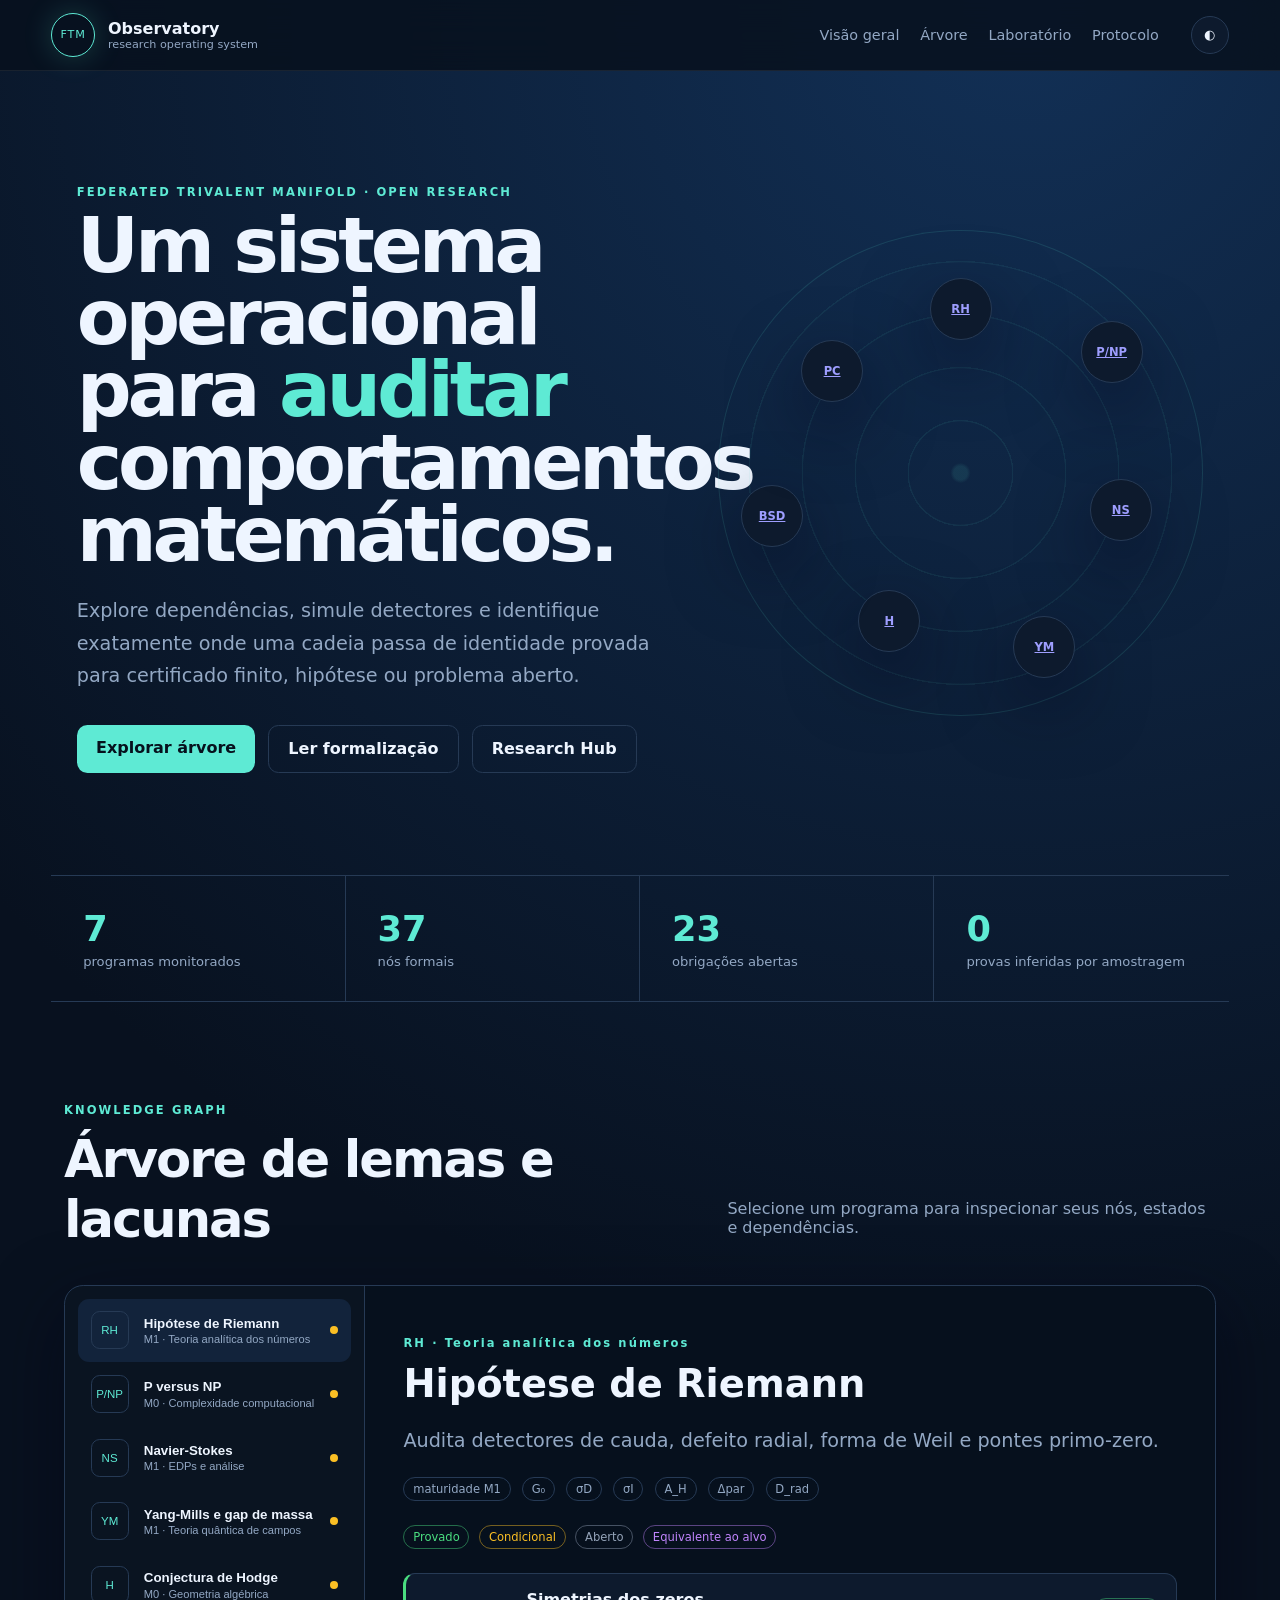
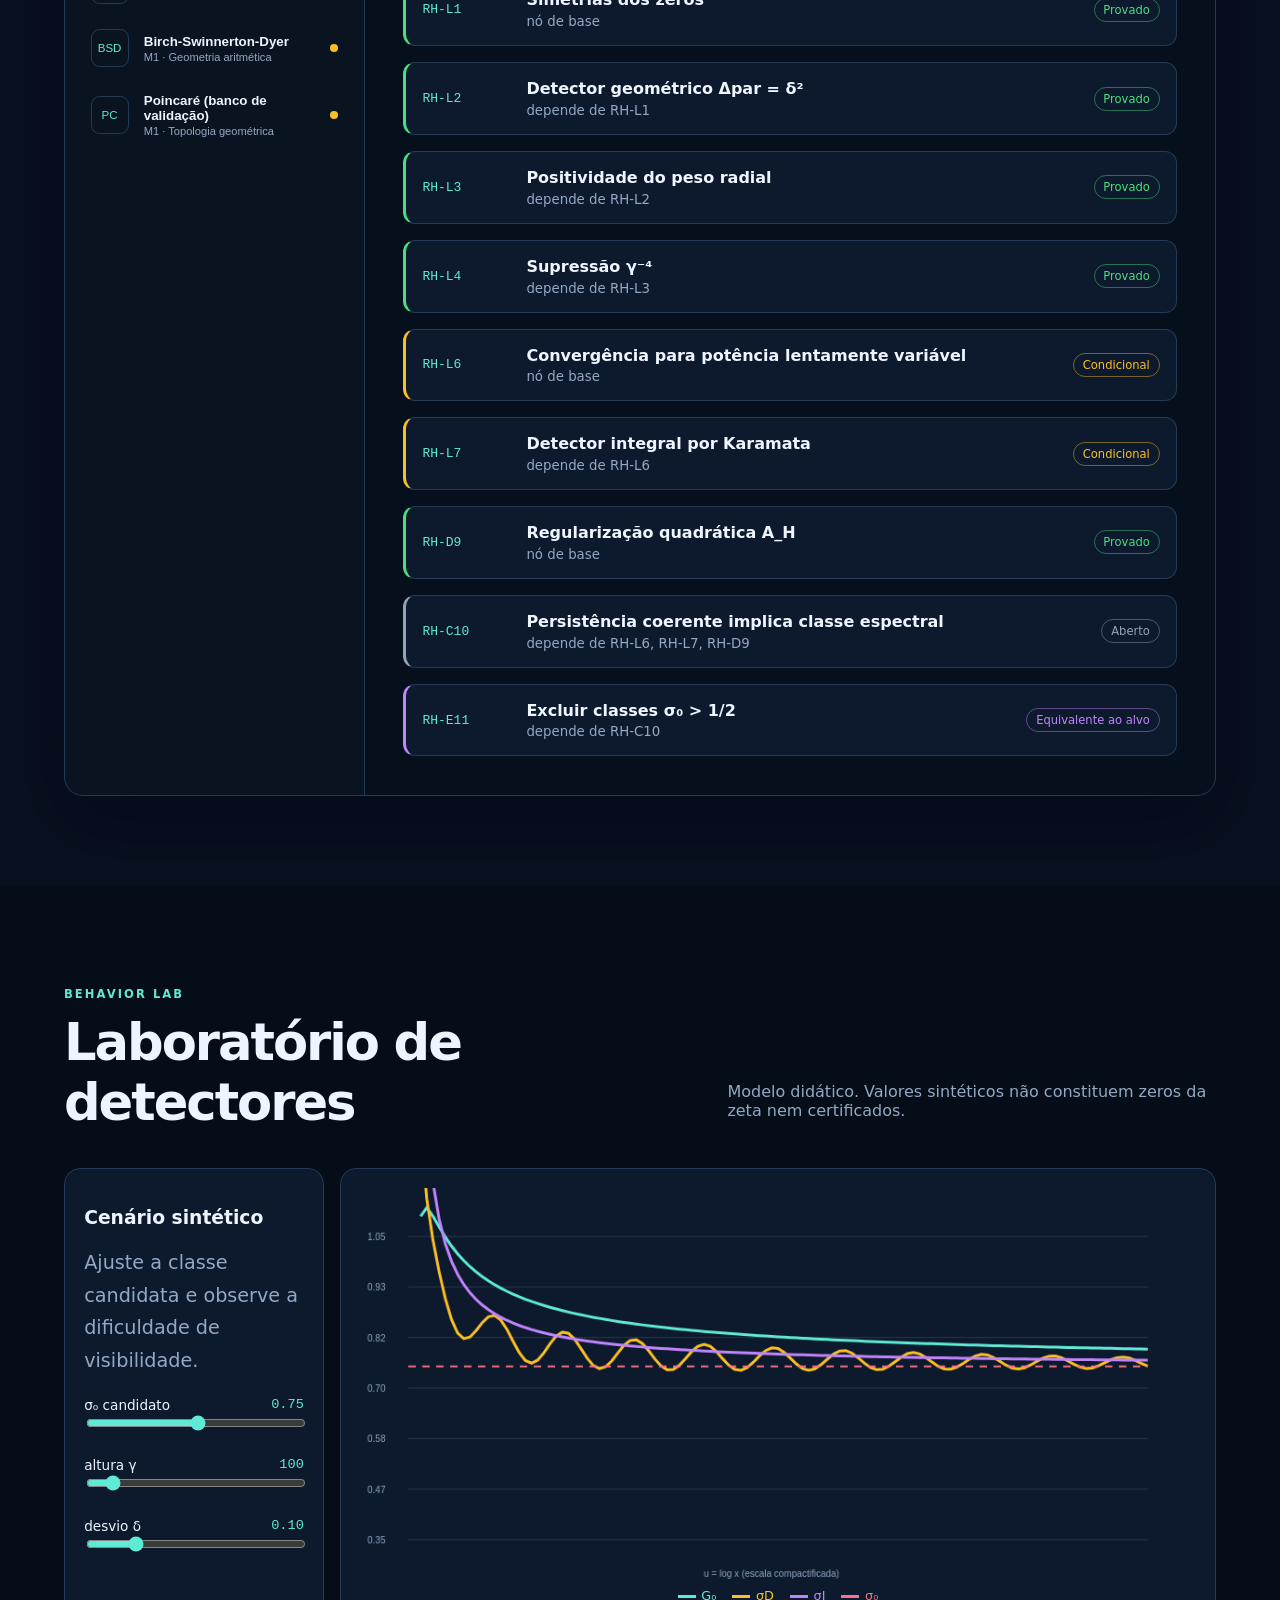
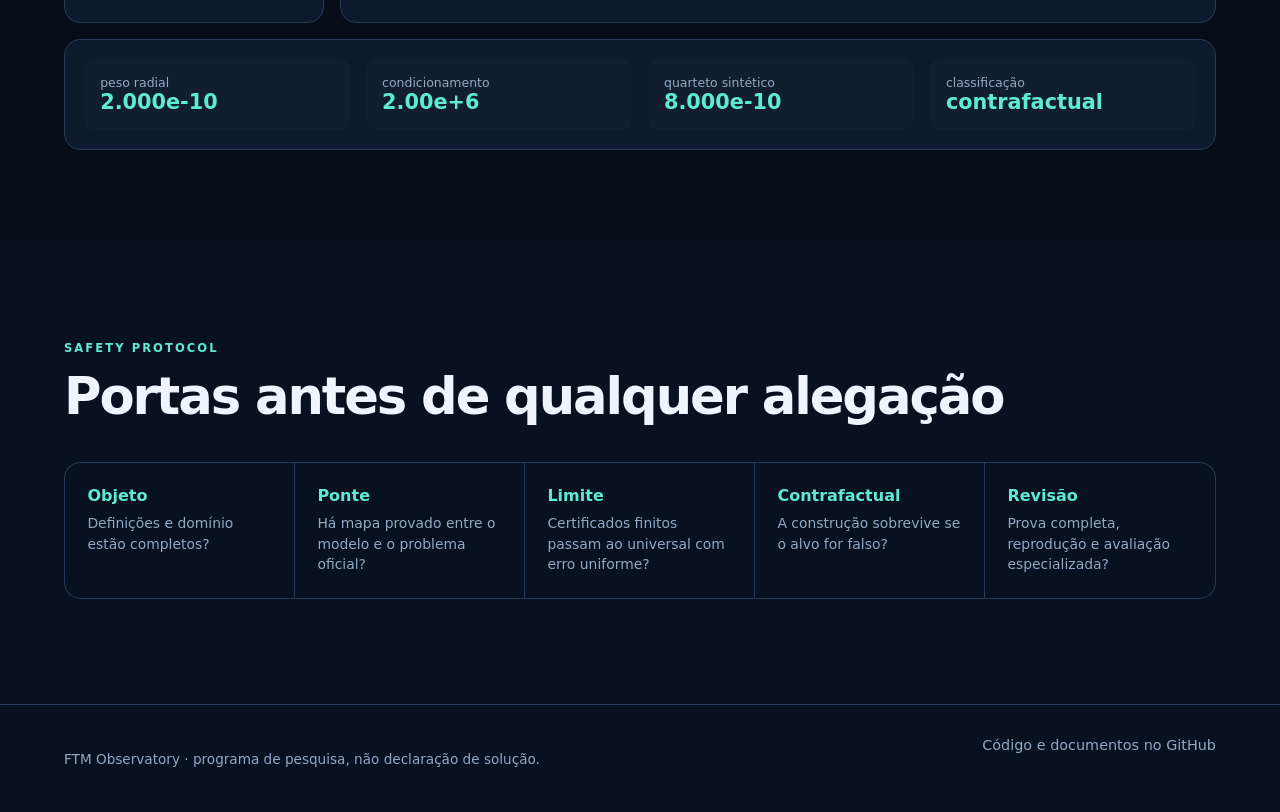
<file: app/index.html>
<!doctype html>
<html lang="pt-BR">
<head>
  <meta charset="utf-8">
  <meta name="viewport" content="width=device-width,initial-scale=1">
  <title>FTM Observatory | Auditoria dos Problemas do Milênio</title>
  <meta name="description" content="Sistema aberto para mapear lemas, dependências, certificados e lacunas dos Problemas do Milênio sem confundir evidência com prova.">
  <meta name="theme-color" content="#08111f">
  <meta property="og:title" content="FTM Observatory">
  <meta property="og:description" content="Árvore formal e simuladores auditáveis para programas de pesquisa dos Problemas do Milênio.">
  <meta property="og:type" content="website">
  <link rel="canonical" href="https://shantidraconis.github.io/federated-trivalent-manifold/">
  <link rel="icon" href="icon.svg" type="image/svg+xml">
  <link rel="manifest" href="manifest.webmanifest">
  <link rel="stylesheet" href="styles.css">
  <script type="application/ld+json">{"@context":"https://schema.org","@type":"SoftwareApplication","name":"FTM Observatory","applicationCategory":"EducationalApplication","operatingSystem":"Web","description":"Sistema de auditoria lógica para programas de pesquisa dos Problemas do Milênio.","author":{"@type":"Person","name":"Shanti Draconis"}}</script>
</head>
<body>
  <a class="skip" href="#main">Pular para o conteúdo</a>
  <header class="topbar">
    <a class="brand" href="#overview" aria-label="FTM Observatory início">
      <span class="brand-mark">FTM</span><span><strong>Observatory</strong><small>research operating system</small></span>
    </a>
    <nav aria-label="Navegação principal">
      <a href="#overview">Visão geral</a><a href="#tree">Árvore</a><a href="#lab">Laboratório</a><a href="#protocol">Protocolo</a>
    </nav>
    <button id="themeToggle" class="icon-button" aria-label="Alternar tema">◐</button>
  </header>

  <main id="main">
    <section id="overview" class="hero">
      <div class="hero-copy">
        <p class="eyebrow">FEDERATED TRIVALENT MANIFOLD · OPEN RESEARCH</p>
        <h1>Um sistema operacional para <em>auditar</em> comportamentos matemáticos.</h1>
        <p class="lead">Explore dependências, simule detectores e identifique exatamente onde uma cadeia passa de identidade provada para certificado finito, hipótese ou problema aberto.</p>
        <div class="hero-actions"><a class="button primary" href="#tree">Explorar árvore</a><a class="button secondary" href="https://github.com/ShantiDraconis/federated-trivalent-manifold/blob/main/docs/formal/lemma-tree.md">Ler formalização</a><a class="button secondary" href="https://github.com/ShantiDraconis/federated-trivalent-manifold/tree/main/hub">Research Hub</a></div>
      </div>
      <div class="hero-orbit" aria-label="Mapa orbital dos problemas" id="orbit"></div>
    </section>

    <section class="stats" aria-label="Resumo do sistema">
      <article><strong id="problemCount">7</strong><span>programas monitorados</span></article>
      <article><strong id="nodeCount">0</strong><span>nós formais</span></article>
      <article><strong id="openCount">0</strong><span>obrigações abertas</span></article>
      <article><strong>0</strong><span>provas inferidas por amostragem</span></article>
    </section>

    <section id="tree" class="section-shell">
      <div class="section-heading"><div><p class="eyebrow">KNOWLEDGE GRAPH</p><h2>Árvore de lemas e lacunas</h2></div><p>Selecione um programa para inspecionar seus nós, estados e dependências.</p></div>
      <div class="workspace">
        <aside class="problem-list" id="problemList" aria-label="Problemas"></aside>
        <section class="problem-panel" aria-live="polite">
          <header id="problemHeader"></header>
          <div class="legend" id="legend"></div>
          <div class="lemma-tree" id="lemmaTree"></div>
        </section>
      </div>
    </section>

    <section id="lab" class="section-shell lab-shell">
      <div class="section-heading"><div><p class="eyebrow">BEHAVIOR LAB</p><h2>Laboratório de detectores</h2></div><p>Modelo didático. Valores sintéticos não constituem zeros da zeta nem certificados.</p></div>
      <div class="lab-grid">
        <div class="controls" id="controls"></div>
        <div class="plot-card">
          <canvas id="plot" width="900" height="430" aria-label="Gráfico dos detectores sintéticos"></canvas>
          <div class="plot-legend"><span class="g0">G₀</span><span class="sd">σD</span><span class="si">σI</span><span class="target">σ₀</span></div>
        </div>
        <div class="diagnostic" id="diagnostic"></div>
      </div>
    </section>

    <section id="protocol" class="section-shell protocol">
      <div class="section-heading"><div><p class="eyebrow">SAFETY PROTOCOL</p><h2>Portas antes de qualquer alegação</h2></div></div>
      <ol>
        <li><strong>Objeto</strong><span>Definições e domínio estão completos?</span></li>
        <li><strong>Ponte</strong><span>Há mapa provado entre o modelo e o problema oficial?</span></li>
        <li><strong>Limite</strong><span>Certificados finitos passam ao universal com erro uniforme?</span></li>
        <li><strong>Contrafactual</strong><span>A construção sobrevive se o alvo for falso?</span></li>
        <li><strong>Revisão</strong><span>Prova completa, reprodução e avaliação especializada?</span></li>
      </ol>
    </section>
  </main>

  <footer><p>FTM Observatory · programa de pesquisa, não declaração de solução.</p><a href="https://github.com/ShantiDraconis/federated-trivalent-manifold">Código e documentos no GitHub</a></footer>
  <script type="module" src="app.js"></script>
</body>
</html>
</file>
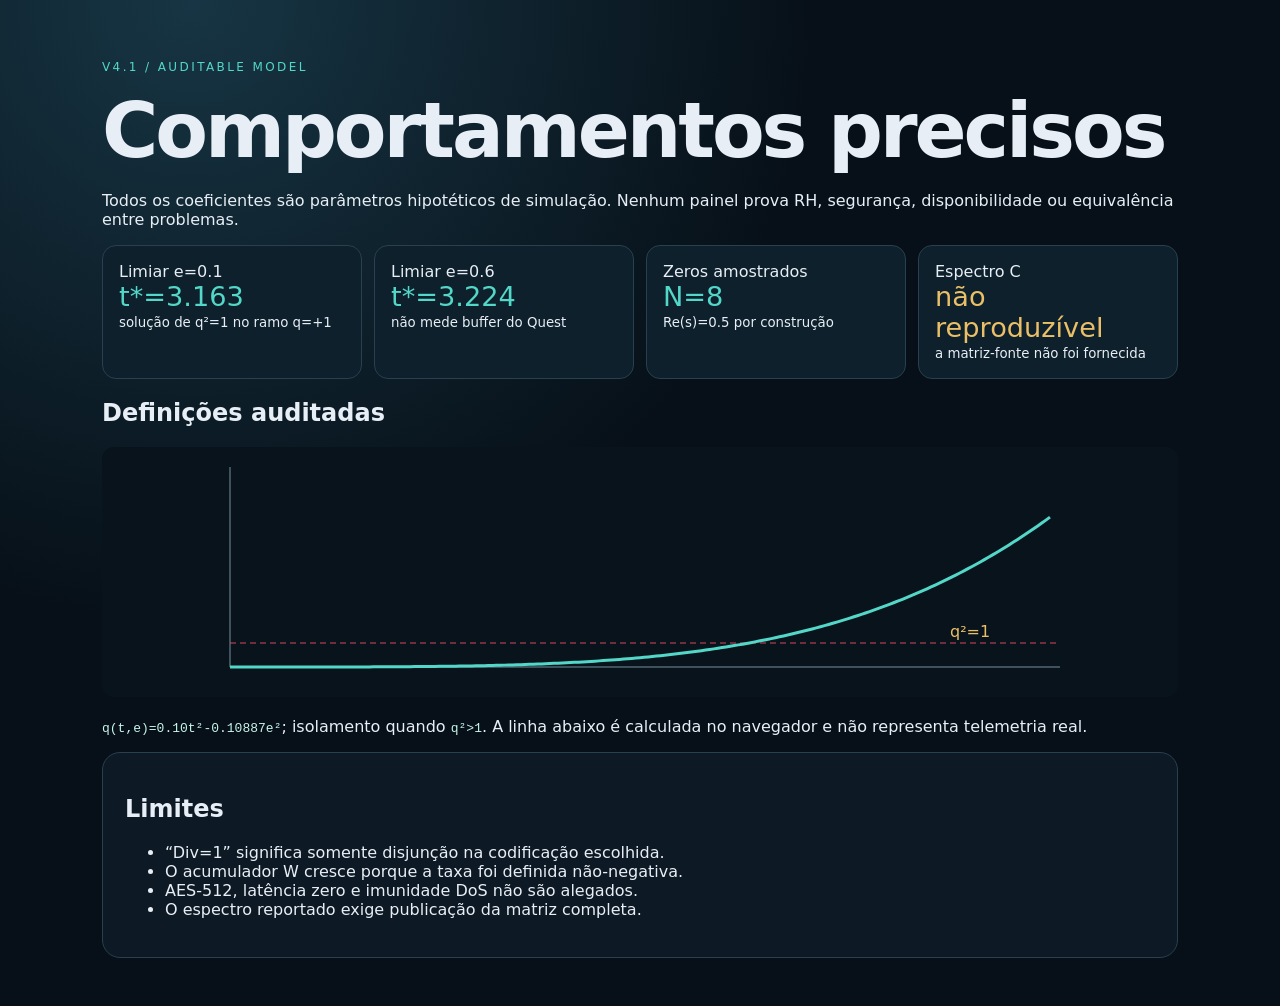
<file: app/dashboard_v4_1.html>
<!doctype html><html lang="pt"><head><meta charset="utf-8"><meta name="viewport" content="width=device-width,initial-scale=1"><title>Dashboard v4.1 auditado</title><link rel="stylesheet" href="style.css"><style>.cards{display:grid;grid-template-columns:repeat(auto-fit,minmax(210px,1fr));gap:12px}.card{background:#0d202c;border:1px solid #284050;border-radius:14px;padding:16px}.value{font-size:1.7rem;color:#53d7c8}.warn{color:#eabf67}.chart{width:100%;height:250px;background:#08131b;border-radius:12px}code{color:#c7f5e9}</style></head><body><main><header><p class="eyebrow">V4.1 / AUDITABLE MODEL</p><h1>Comportamentos precisos</h1><p>Todos os coeficientes são parâmetros hipotéticos de simulação. Nenhum painel prova RH, segurança, disponibilidade ou equivalência entre problemas.</p></header><section class="cards"><div class="card"><div>Limiar e=0.1</div><div class="value">t*=3.163</div><small>solução de q²=1 no ramo q=+1</small></div><div class="card"><div>Limiar e=0.6</div><div class="value">t*=3.224</div><small>não mede buffer do Quest</small></div><div class="card"><div>Zeros amostrados</div><div class="value">N=8</div><small>Re(s)=0.5 por construção</small></div><div class="card"><div>Espectro C</div><div class="value warn">não reproduzível</div><small>a matriz-fonte não foi fornecida</small></div></section><section><h2>Definições auditadas</h2><svg id="chart" class="chart" viewBox="0 0 900 250"></svg><p><code>q(t,e)=0.10t²-0.10887e²</code>; isolamento quando <code>q²&gt;1</code>. A linha abaixo é calculada no navegador e não representa telemetria real.</p></section><section><h2>Limites</h2><ul><li>“Div=1” significa somente disjunção na codificação escolhida.</li><li>O acumulador W cresce porque a taxa foi definida não-negativa.</li><li>AES-512, latência zero e imunidade DoS não são alegados.</li><li>O espectro reportado exige publicação da matriz completa.</li></ul></section></main><script>const s=document.getElementById('chart'),pts=[];for(let i=0;i<=200;i++){const t=5*i/200,e=.1,q=.1*t*t-.10887*e*e,y=q*q;pts.push(`${40+820*i/200},${220-Math.min(y,8)*24}`)}s.innerHTML=`<line x1="40" y1="220" x2="870" y2="220" stroke="#75909f"/><line x1="40" y1="20" x2="40" y2="220" stroke="#75909f"/><line x1="40" y1="196" x2="870" y2="196" stroke="#d1495b" stroke-dasharray="6 4"/><polyline points="${pts.join(' ')}" fill="none" stroke="#53d7c8" stroke-width="3"/><text x="760" y="190" fill="#eabf67">q²=1</text>`;</script></body></html>
</file>
<file: app/styles.css>
:root{color-scheme:dark;--bg:#08111f;--surface:#0d1a2d;--surface2:#12233b;--line:#263a55;--text:#eef5ff;--muted:#93a8c4;--cyan:#5eead4;--blue:#60a5fa;--amber:#fbbf24;--red:#fb7185;--purple:#c084fc;--green:#4ade80;--shadow:0 24px 70px #02061788;font-family:Inter,ui-sans-serif,system-ui,-apple-system,"Segoe UI",sans-serif}*{box-sizing:border-box}html{scroll-behavior:smooth}body{margin:0;background:radial-gradient(circle at 80% 0,#123056 0,transparent 33%),var(--bg);color:var(--text);min-width:320px}.skip{position:fixed;left:1rem;top:-5rem;z-index:99;background:var(--cyan);color:#051018;padding:.7rem 1rem;border-radius:.5rem}.skip:focus{top:1rem}.topbar{position:sticky;top:0;z-index:20;display:flex;align-items:center;gap:2rem;padding:.8rem clamp(1rem,4vw,4.5rem);border-bottom:1px solid #ffffff12;background:#08111edb;backdrop-filter:blur(18px)}.brand{display:flex;align-items:center;gap:.8rem;color:var(--text);text-decoration:none}.brand-mark{display:grid;place-items:center;width:44px;height:44px;border:1px solid var(--cyan);border-radius:50%;font-size:.7rem;letter-spacing:.08em;color:var(--cyan);box-shadow:0 0 30px #5eead433}.brand strong,.brand small{display:block}.brand small{color:var(--muted);font-size:.7rem}.topbar nav{display:flex;gap:1.3rem;margin-left:auto}.topbar nav a,footer a{color:var(--muted);text-decoration:none;font-size:.9rem}.topbar nav a:hover,footer a:hover{color:var(--cyan)}.icon-button{border:1px solid var(--line);background:var(--surface);color:var(--text);border-radius:50%;width:38px;height:38px;cursor:pointer}.hero{min-height:73vh;display:grid;grid-template-columns:minmax(0,1.1fr) minmax(320px,.9fr);align-items:center;gap:3rem;padding:clamp(4rem,8vw,8rem) clamp(1.2rem,6vw,7rem)}.eyebrow{color:var(--cyan);font-size:.72rem;letter-spacing:.18em;font-weight:700}.hero h1{font-size:clamp(2.6rem,6vw,6.4rem);line-height:.94;letter-spacing:-.055em;margin:.7rem 0 1.5rem;max-width:14ch}.hero h1 em{font-style:normal;color:var(--cyan)}.lead{max-width:62ch;color:var(--muted);font-size:clamp(1rem,1.5vw,1.25rem);line-height:1.7}.hero-actions{display:flex;gap:.8rem;margin-top:2rem;flex-wrap:wrap}.button{padding:.85rem 1.2rem;border-radius:.65rem;text-decoration:none;font-weight:700}.primary{background:var(--cyan);color:#06111d}.secondary{border:1px solid var(--line);color:var(--text)}.hero-orbit{position:relative;aspect-ratio:1;max-width:560px;margin:auto;border:1px solid #5eead422;border-radius:50%;background:radial-gradient(circle,#5eead41a 0 2%,transparent 3%),repeating-radial-gradient(circle,transparent 0 15%,#5eead413 15.2% 15.5%)}.orbit-node{position:absolute;display:grid;place-items:center;width:62px;height:62px;margin:-31px;border:1px solid var(--line);background:var(--surface);border-radius:50%;font-weight:700;font-size:.72rem;box-shadow:var(--shadow);transition:.25s}.orbit-node:hover{transform:scale(1.12);border-color:var(--cyan);color:var(--cyan)}.stats{display:grid;grid-template-columns:repeat(4,1fr);border-block:1px solid var(--line);margin:0 clamp(1rem,4vw,4rem)}.stats article{padding:2rem;border-right:1px solid var(--line)}.stats article:last-child{border-right:0}.stats strong,.stats span{display:block}.stats strong{font-size:2.2rem;color:var(--cyan)}.stats span{color:var(--muted);font-size:.82rem;margin-top:.3rem}.section-shell{padding:clamp(4rem,7vw,7rem) clamp(1rem,5vw,5rem)}.section-heading{display:flex;justify-content:space-between;gap:2rem;align-items:end;margin-bottom:2rem}.section-heading h2{font-size:clamp(2rem,4vw,4rem);letter-spacing:-.04em;margin:.25rem 0}.section-heading>p{color:var(--muted);max-width:48ch}.workspace{display:grid;grid-template-columns:300px 1fr;min-height:650px;border:1px solid var(--line);border-radius:1.2rem;overflow:hidden;background:#06101dc7;box-shadow:var(--shadow)}.problem-list{padding:.8rem;border-right:1px solid var(--line);background:#ffffff04}.problem-button{display:grid;grid-template-columns:42px 1fr auto;gap:.7rem;align-items:center;width:100%;padding:.8rem;border:0;border-radius:.7rem;background:transparent;color:var(--text);text-align:left;cursor:pointer}.problem-button:hover,.problem-button.active{background:var(--surface2)}.problem-button .short{display:grid;place-items:center;width:38px;height:38px;border:1px solid var(--line);border-radius:.55rem;color:var(--cyan);font-size:.72rem}.problem-button small{display:block;color:var(--muted);margin-top:.15rem}.dot{width:8px;height:8px;border-radius:50%;background:var(--amber)}.problem-panel{padding:clamp(1.2rem,3vw,3rem);overflow:hidden}.problem-panel h3{font-size:clamp(1.7rem,3vw,3rem);margin:0}.problem-meta{display:flex;gap:.7rem;flex-wrap:wrap;color:var(--muted);margin-top:.8rem}.tag,.status{display:inline-flex;align-items:center;border:1px solid var(--line);border-radius:999px;padding:.25rem .55rem;font-size:.72rem}.legend{display:flex;gap:.6rem;flex-wrap:wrap;margin:1.5rem 0}.lemma-tree{display:grid;gap:1rem}.lemma-node{position:relative;display:grid;grid-template-columns:88px 1fr auto;gap:1rem;align-items:center;padding:1rem;border:1px solid var(--line);border-left:3px solid var(--blue);border-radius:.75rem;background:var(--surface)}.lemma-node code{color:var(--cyan)}.lemma-node p{margin:0}.lemma-node small{display:block;color:var(--muted);margin-top:.3rem}.proved{--tone:var(--green)}.finite{--tone:var(--blue)}.conditional{--tone:var(--amber)}.equivalent{--tone:var(--purple)}.conjectural,.open{--tone:#94a3b8}.refuted{--tone:var(--red)}.status{border-color:color-mix(in srgb,var(--tone),transparent 55%);color:var(--tone)}.lemma-node{border-left-color:var(--tone)}.lab-shell{background:#050d18}.lab-grid{display:grid;grid-template-columns:260px minmax(0,1fr);gap:1rem}.controls,.plot-card,.diagnostic{border:1px solid var(--line);border-radius:1rem;background:var(--surface);padding:1.2rem}.control{margin-bottom:1.4rem}.control label{display:flex;justify-content:space-between;font-size:.85rem}.control output{color:var(--cyan);font-family:ui-monospace,monospace}.control input{width:100%;accent-color:var(--cyan)}.plot-card{min-width:0}.plot-card canvas{display:block;width:100%;height:auto}.plot-legend{display:flex;gap:1rem;justify-content:center;font-size:.8rem}.plot-legend span:before{content:"";display:inline-block;width:18px;height:3px;margin-right:.35rem;vertical-align:middle;background:currentColor}.g0{color:var(--cyan)}.sd{color:var(--amber)}.si{color:var(--purple)}.target{color:var(--red)}.diagnostic{grid-column:1/-1;display:grid;grid-template-columns:repeat(4,1fr);gap:1rem}.diagnostic article{padding:1rem;background:#ffffff04;border-radius:.7rem}.diagnostic strong,.diagnostic span{display:block}.diagnostic strong{font-size:1.3rem;color:var(--cyan)}.diagnostic span{font-size:.78rem;color:var(--muted)}.protocol ol{display:grid;grid-template-columns:repeat(5,1fr);padding:0;list-style:none;border:1px solid var(--line);border-radius:1rem;overflow:hidden}.protocol li{padding:1.4rem;border-right:1px solid var(--line)}.protocol li:last-child{border-right:0}.protocol strong,.protocol span{display:block}.protocol strong{color:var(--cyan);margin-bottom:.5rem}.protocol span{color:var(--muted);font-size:.87rem;line-height:1.5}footer{display:flex;justify-content:space-between;gap:1rem;padding:2rem clamp(1rem,5vw,5rem);border-top:1px solid var(--line);color:var(--muted);font-size:.85rem}body.light{color-scheme:light;--bg:#f5f7fb;--surface:#fff;--surface2:#edf4f8;--line:#cbd5e1;--text:#102033;--muted:#52657b;--shadow:0 24px 70px #33415520;background:radial-gradient(circle at 80% 0,#dbeafe 0,transparent 33%),var(--bg)}body.light .topbar{background:#f8fafcdd}body.light .workspace,body.light .lab-shell{background:#eef3f8}@media(max-width:900px){.topbar nav{display:none}.hero{grid-template-columns:1fr}.hero-orbit{width:min(85vw,460px)}.stats{grid-template-columns:repeat(2,1fr)}.stats article:nth-child(2){border-right:0}.workspace{grid-template-columns:1fr}.problem-list{display:flex;overflow:auto;border-right:0;border-bottom:1px solid var(--line)}.problem-button{min-width:220px}.lab-grid{grid-template-columns:1fr}.diagnostic{grid-template-columns:repeat(2,1fr)}.protocol ol{grid-template-columns:1fr}.protocol li{border-right:0;border-bottom:1px solid var(--line)}}@media(max-width:560px){.hero{padding-top:4rem}.hero h1{font-size:2.8rem}.stats{grid-template-columns:1fr}.stats article{border-right:0;border-bottom:1px solid var(--line)}.section-heading{display:block}.lemma-node{grid-template-columns:1fr}.diagnostic{grid-template-columns:1fr}footer{display:block}}
:root .hero-orbit{width:100%}
</file>
<file: app/style.css>
:root{font-family:Inter,system-ui,sans-serif;color:#e8eef5;background:#071018;--card:#0e1b26;--line:#284050;--cyan:#53d7c8;--gold:#eabf67}*{box-sizing:border-box}body{margin:0;background:radial-gradient(circle at 15% 0,#173544,transparent 42%),#071018}main{max-width:1120px;margin:auto;padding:48px 22px}h1{font-size:clamp(2.2rem,6vw,5rem);margin:.1em 0;letter-spacing:-.04em}.eyebrow{color:var(--cyan);letter-spacing:.2em;font-size:.75rem}.grid{display:grid;grid-template-columns:1fr 1fr;gap:20px;margin:35px 0}form,article,section:last-child{background:color-mix(in srgb,var(--card) 92%,transparent);border:1px solid var(--line);border-radius:18px;padding:22px}label{display:grid;gap:7px;margin:12px 0;color:#aebec9}input,select,button{font:inherit;color:inherit;background:#08131b;border:1px solid var(--line);border-radius:9px;padding:11px}.row{display:grid;grid-template-columns:1fr 1fr;gap:12px}.check{display:flex;align-items:center}.check input{width:auto}button{width:100%;background:var(--cyan);color:#06201d;font-weight:800;cursor:pointer}.badge{display:inline-block;padding:5px 9px;border-radius:20px;background:#163544;margin:3px}.badge.gold{color:#181208;background:var(--gold)}dl{display:grid;grid-template-columns:1fr 1fr;gap:12px}dt{color:#88a0ae}dd{margin:0;font-variant-numeric:tabular-nums}#warning{color:#f4cd83}.tabs button{width:auto;margin:0 6px 8px 0;background:#122633;color:#dce8ee}.tabs button.active{background:var(--gold);color:#171208}pre{white-space:pre-wrap;overflow:auto;min-height:320px;background:#050b10;padding:18px;border-radius:10px;color:#c7f5e9}@media(max-width:760px){.grid{grid-template-columns:1fr}.row{grid-template-columns:1fr}}
</file>
